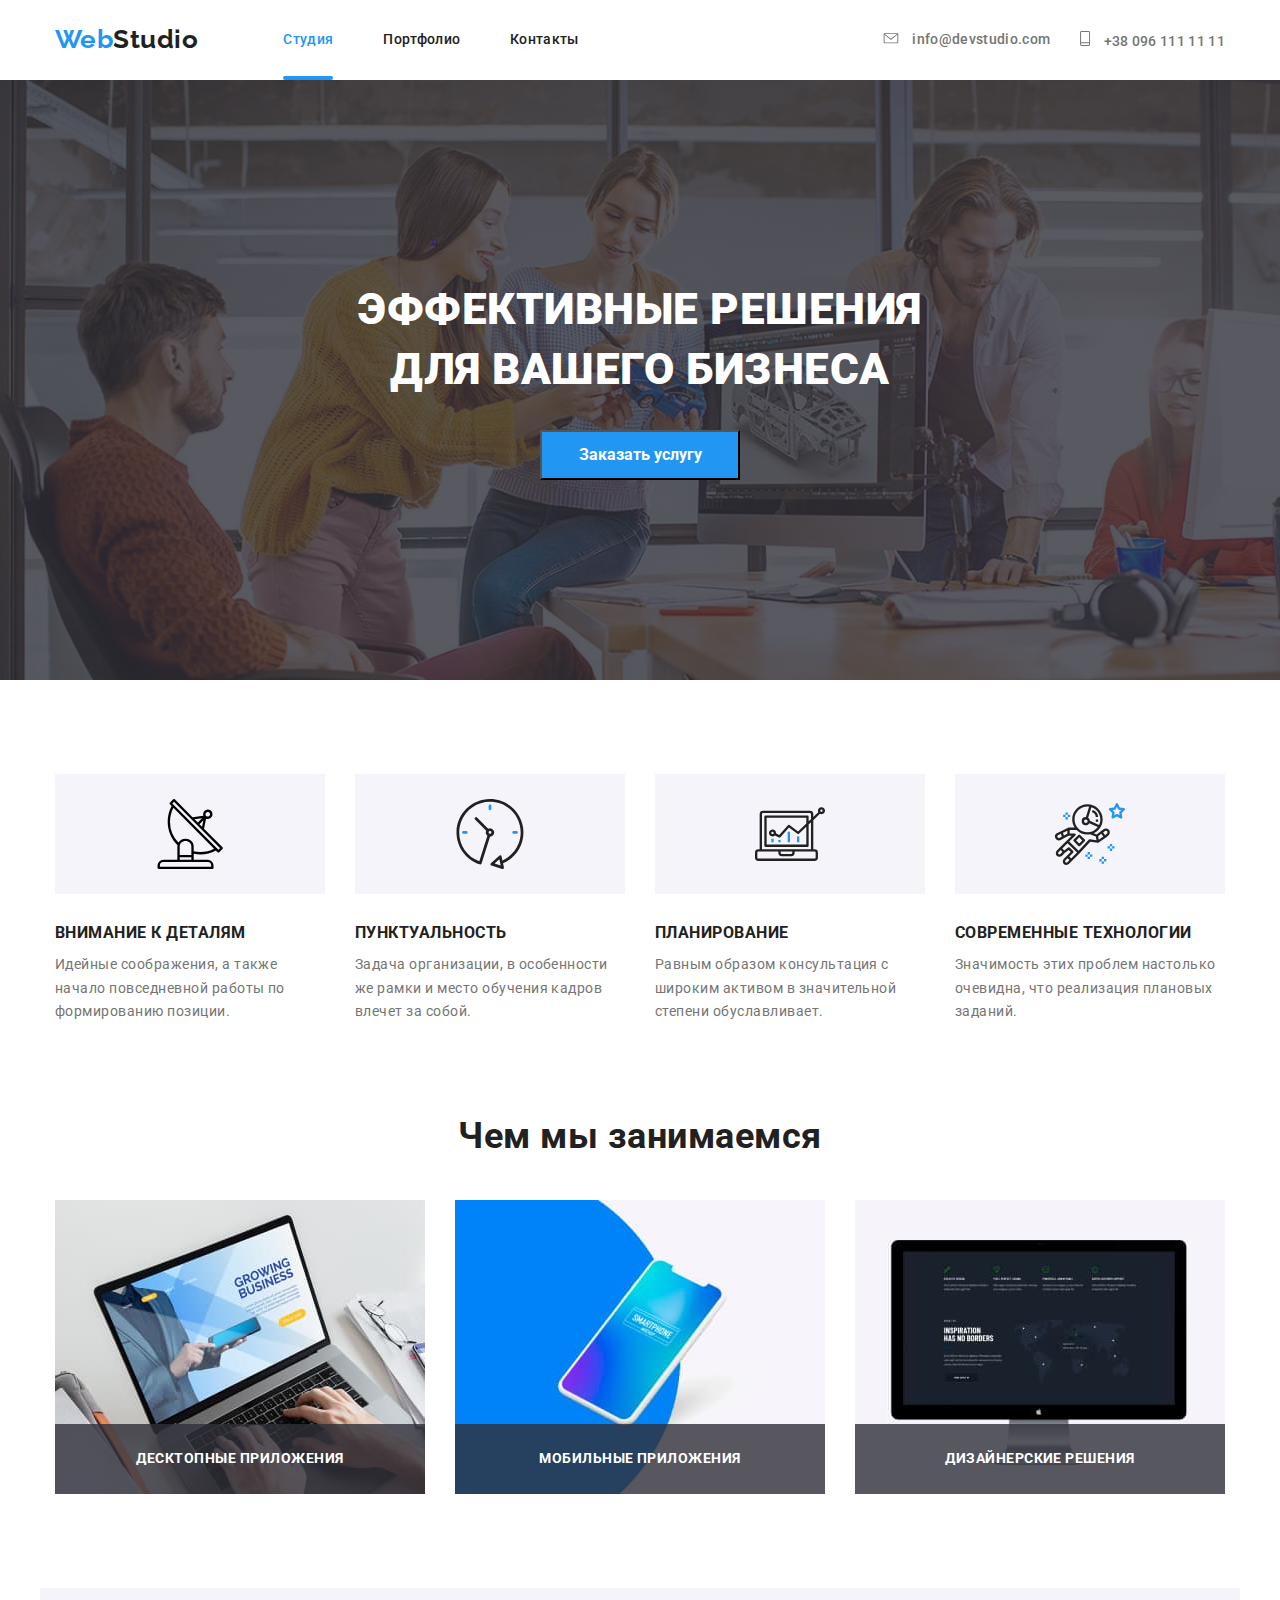
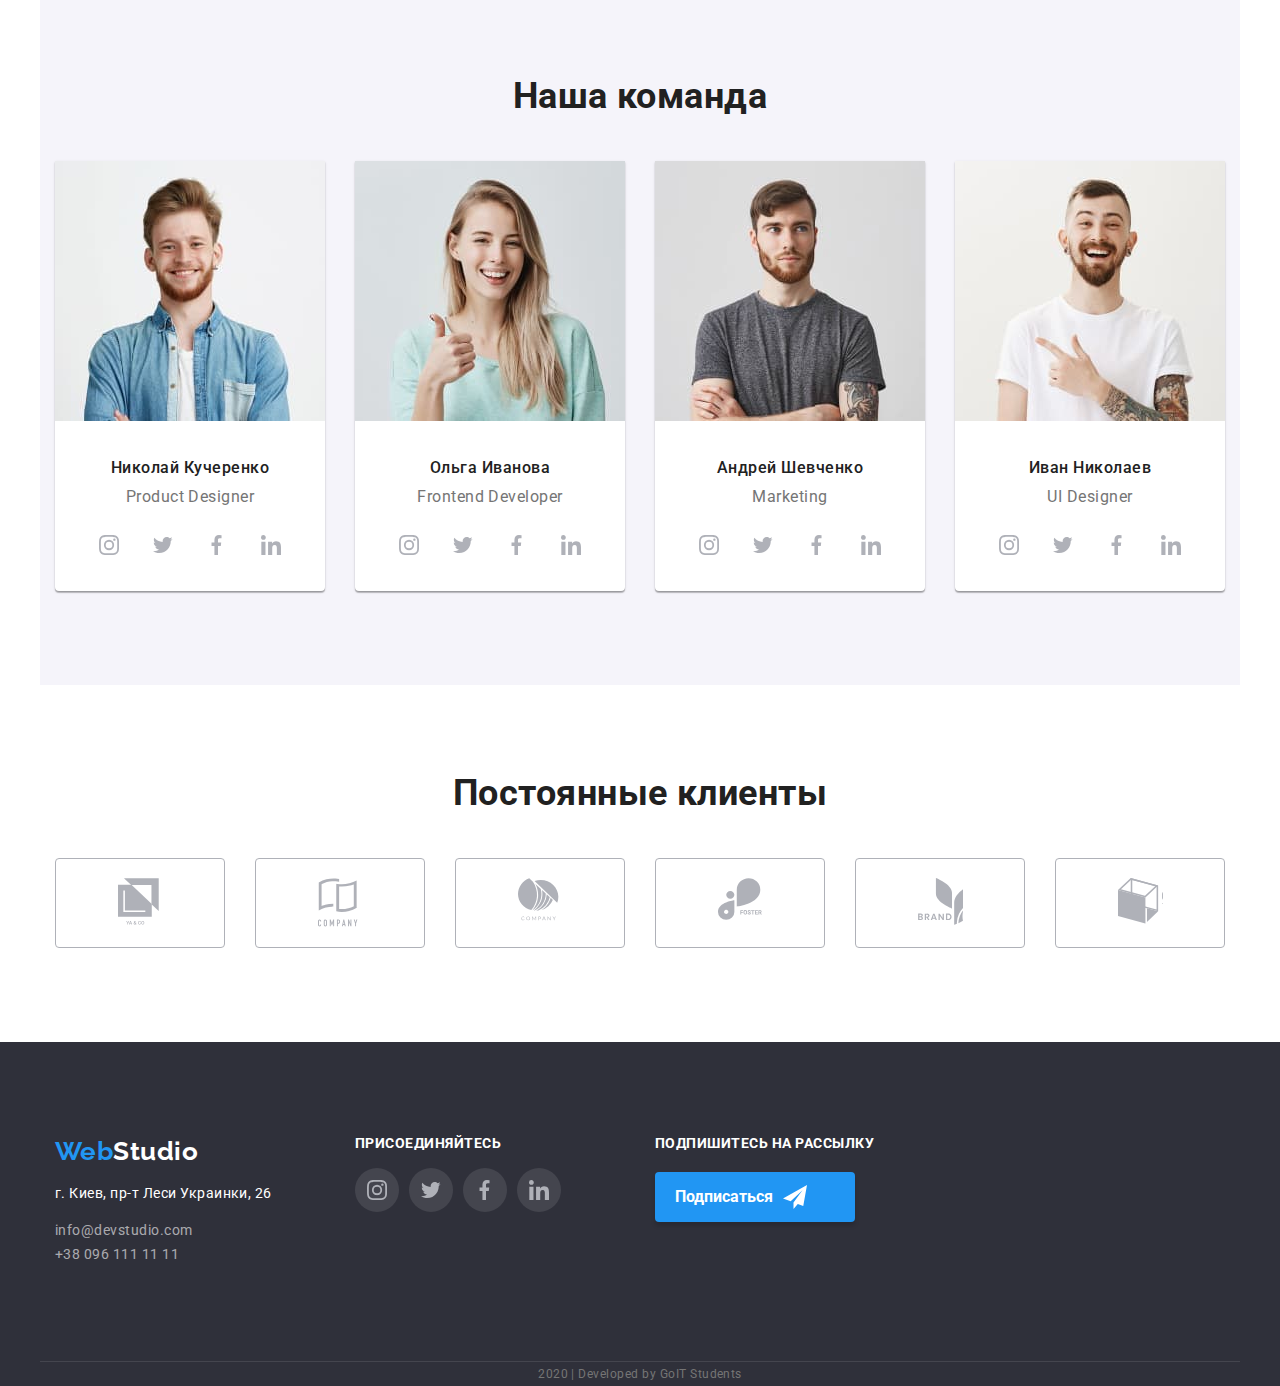
<file: index.html>
<!DOCTYPE html>
<html lang="ru">

<head>
  <meta charset="UTF-8" />
  <meta name="viewport" content="width=device-width, initial-scale=1.0" />
  <title>Document</title>
  <link href="https://fonts.googleapis.com/css2?family=Raleway:wght@700&family=Roboto:wght@400;700;900&display=swap"
    rel="stylesheet" />
  <link rel="stylesheet" href="./CSS/normalize.css" />
  <link rel="stylesheet" href="./CSS/main.css" />
</head>

<body>
  <header>
    <div class="container">
      <a href="index.html" class="logo text-style-bold"><span class="logo-first"> Web</span>Studio</a>

      <nav>
        <ul class="site-nav list">
          <li class="item">
            <a href="index.html" class="main-menu link current-page">Студия</a>
          </li>
          <li class="item">
            <a href="portfolio.html" class="main-menu link">Портфолио</a>
          </li>
          <li class="item">
            <a href="#" class="main-menu link">Контакты</a>
          </li>
        </ul>
      </nav>
      <ul class="head-contact list">
        <li class="item">
          <a href="mailto:info@devstudio.com" class="contacts-header link">
            <svg class="mail-icon">
              <use href="./img/symbol-defs.svg#icon-mail-logo"></use>
            </svg>
            info@devstudio.com </a>
        </li>
        <li class="item">
          <a href="tel:+380961111111" class="contacts-header link">
            <svg class="phone-icon">
              <use href="./img/symbol-defs.svg#icon-logo-phone"></use>
            </svg>
            +38 096 111 11 11</a>
        </li>
      </ul>
    </div>
  </header>

  <main>
    <!-- main banner -->
    <section class="hero-section">
      <h1 class="hero">
        ЭФФЕКТИВНЫЕ РЕШЕНИЯ <br />
        ДЛЯ ВАШЕГО БИЗНЕСА
      </h1>
      <button class="button-primary text-style-bold">Заказать услугу</button>
    </section>

    <!-- list of advantages -->
    <div class="container container-adv">
      <section>
        <ul class="list advantages">
          <li class="item">
            <div class="background-icon">
              <svg>
                <use href="./img/symbol-defs.svg#icon-antenna1"></use>
              </svg>
            </div>
            <h3 class="qualities-title text-style-bold">
              Внимание к деталям
            </h3>
            <p class="qualities-discr">
              Идейные соображения, а также начало повседневной работы по
              формированию позиции.
            </p>
          </li>
          <li class="item">
            <div class="background-icon">
              <svg>
                <use href="./img/symbol-defs.svg#icon-clock1"></use>
              </svg>
            </div>
            <h3 class="qualities-title text-style-bold">Пунктуальность</h3>
            <p class="qualities-discr">
              Задача организации, в особенности же рамки и место обучения
              кадров влечет за собой.
            </p>
          </li>
          <li class="item">
            <div class="background-icon">
              <svg>
                <use href="./img/symbol-defs.svg#icon-diagram1"></use>
              </svg>
            </div>
            <h3 class="qualities-title text-style-bold">Планирование</h3>
            <p class="qualities-discr">
              Равным образом консультация с широким активом в значительной
              степени обуславливает.
            </p>
          </li>
          <li class="item">
            <div class="background-icon">
              <svg>
                <use href="./img/symbol-defs.svg#icon-astronaut1"></use>
              </svg>
            </div>
            <h3 class="qualities-title text-style-bold">
              Современные технологии
            </h3>
            <p class="qualities-discr">
              Значимость этих проблем настолько очевидна, что реализация
              плановых заданий.
            </p>
          </li>
        </ul>
      </section>
    </div>

    <div class="container">
      <section>
        <h2 class="section-title text-style-bold">Чем мы занимаемся</h2>
        <ul class="list specializing">
          <li class="item">
            <figure class="activity">
              <img src="./img/macbook.jpg" alt="ноутбук" />
              <figcaption class="activity-list text-style-bold">
                Десктопные приложения
              </figcaption>
            </figure>
          </li>
          <li class="item">
            <figure class="activity">
              <img src="./img/phone.jpg" alt="мобильный телефон" />
              <figcaption class="activity-list text-style-bold">
                Мобильные приложения
              </figcaption>
            </figure>
          </li>
          <li class="item">
            <figure class="activity">
              <img src="./img/mac.jpg" alt="моноблок mac" />
              <figcaption class="activity-list text-style-bold">
                Дизайнерские решения
              </figcaption>
            </figure>
          </li>
        </ul>
      </section>
    </div>

    <div class="container section-command">
      <section>
        <h2 class="section-title">Наша команда</h2>
        <ul class="list employees">
          <li class="item">
            <img src="./img/JohnSmith.jpg" alt="фото Джона Смит" />
            <h3 class="team-name">Николай Кучеренко</h3>
            <p class="empl-specialty">Product Designer</p>
            <ul class="list social-networks">
              <li class="item">
                <button class="but-social-net">
                  <svg class="soc-icon">
                    <use href="./img/symbol-defs.svg#icon-instagram"></use>
                  </svg>
                </button>
              </li>
              <li class="item">
                <button class="but-social-net">
                  <svg class="soc-icon">
                    <use href="./img/symbol-defs.svg#icon-twitter"></use>
                  </svg>
                </button>
              </li>
              <li class="item">
                <button class="but-social-net">
                  <svg class="soc-icon">
                    <use href="./img/symbol-defs.svg#icon-facebook"></use>
                  </svg>
                </button>
              </li>
              <li class="item">
                <button class="but-social-net">
                  <svg class="soc-icon">
                    <use href="./img/symbol-defs.svg#icon-linkedin"></use>
                  </svg>
                </button>
              </li>
            </ul>
          </li>
          <li class="item">
            <img src="./img/MartaStewart.jpg" alt="фото Марты Стьарт" />
            <h3 class="team-name">Ольга Иванова</h3>
            <p class="empl-specialty">Frontend Developer</p>
            <ul class="list social-networks">
              <li class="item">
                <button class="but-social-net">
                  <svg class="soc-icon">
                    <use href="./img/symbol-defs.svg#icon-instagram"></use>
                  </svg>
                </button>
              </li>
              <li class="item">
                <button class="but-social-net">
                  <svg class="soc-icon">
                    <use href="./img/symbol-defs.svg#icon-twitter"></use>
                  </svg>
                </button>
              </li>
              <li class="item">
                <button class="but-social-net">
                  <svg class="soc-icon">
                    <use href="./img/symbol-defs.svg#icon-facebook"></use>
                  </svg>
                </button>
              </li>
              <li class="item">
                <button class="but-social-net">
                  <svg class="soc-icon">
                    <use href="./img/symbol-defs.svg#icon-linkedin"></use>
                  </svg>
                </button>
              </li>
            </ul>
          </li>
          <li class="item">
            <img src="./img/RobertJakis.jpg" alt="фото Роберта Джакис" />
            <h3 class="team-name">Андрей Шевченко</h3>
            <p class="empl-specialty">Marketing</p>
            <ul class="list social-networks">
              <li class="item">
                <button class="but-social-net">
                  <svg class="soc-icon">
                    <use href="./img/symbol-defs.svg#icon-instagram"></use>
                  </svg>
                </button>
              </li>
              <li class="item">
                <button class="but-social-net">
                  <svg class="soc-icon">
                    <use href="./img/symbol-defs.svg#icon-twitter"></use>
                  </svg>
                </button>
              </li>
              <li class="item">
                <button class="but-social-net">
                  <svg class="soc-icon">
                    <use href="./img/symbol-defs.svg#icon-facebook"></use>
                  </svg>
                </button>
              </li>
              <li class="item">
                <button class="but-social-net">
                  <svg class="soc-icon">
                    <use href="./img/symbol-defs.svg#icon-linkedin"></use>
                  </svg>
                </button>
              </li>
            </ul>
          </li>
          <li class="item">
            <img src="./img/MartinDoe.jpg" alt="фото Мартина Дои" />
            <h3 class="team-name">Иван Николаев</h3>
            <p class="empl-specialty">UI Designer</p>
            <ul class="list social-networks">
              <li class="item">
                <button class="but-social-net">
                  <svg class="soc-icon">
                    <use href="./img/symbol-defs.svg#icon-instagram"></use>
                  </svg>
                </button>
              </li>
              <li class="item">
                <button class="but-social-net">
                  <svg class="soc-icon">
                    <use href="./img/symbol-defs.svg#icon-twitter"></use>
                  </svg>
                </button>
              </li>
              <li class="item">
                <button class="but-social-net">
                  <svg class="soc-icon">
                    <use href="./img/symbol-defs.svg#icon-facebook"></use>
                  </svg>
                </button>
              </li>
              <li class="item">
                <button class="but-social-net">
                  <svg class="soc-icon">
                    <use href="./img/symbol-defs.svg#icon-linkedin"></use>
                  </svg>
                </button>
              </li>
            </ul>
          </li>
        </ul>
      </section>
    </div>
    <section>
      <div class="container">
        <h2 class="section-title">Постоянные клиенты</h2>
        <ul class="list clients">
          <li class="item">
            <a class="client-logo-link" href="#">
              <svg class="clients-logo">
                <use href="./img/symbol-defs.svg#icon-logo-company1"></use>
              </svg>
            </a>
          </li>
          <li class="item">
            <a class="client-logo-link" href="#">
              <svg class="clients-logo">
                <use href="./img/symbol-defs.svg#icon-logo-company2"></use>
              </svg>
            </a>
          </li>
          <li class="item">
            <a class="client-logo-link" href="#">
              <svg class="clients-logo">
                <use href="./img/symbol-defs.svg#icon-logo-company3"></use>
              </svg>
            </a>
          </li>
          <li class="item">
            <a class="client-logo-link" href="#">
              <svg class="clients-logo">
                <use href="./img/symbol-defs.svg#icon-logo-company4"></use>
              </svg>
            </a>
          </li>
          <li class="item">
            <a class="client-logo-link" href="#">
              <svg class="clients-logo">
                <use href="./img/symbol-defs.svg#icon-logo-company5"></use>
              </svg>
            </a>
          </li>
          <li class="item">
            <a class="client-logo-link" href="#">
              <svg class="clients-logo">
                <use href="./img/symbol-defs.svg#icon-logo-company6"></use>
              </svg>
            </a>
          </li>
        </ul>
      </div>
    </section>
  </main>

  <footer>
    <div class="container">
      <div class="for-align">
        <a href="index.html" class="logo-footer text-style-bold"><span class="logo-first"> Web</span>Studio</a>
        <address>
          <p class="adress">г. Киев, пр-т Леси Украинки, 26</p>
          <a href=" mailto:info@devstudio.com" class="link footer-link">
            info@devstudio.com
          </a>
          <a href="tel:+380961111111" class="link footer-link">+38 096 111 11 11</a>
        </address>
      </div>

      <div class="for-align">
        <h4 class="footer-title">присоединяйтесь</h4>
        <ul class="list social-networks footer-social-networks">
          <li class="item">
            <button class="but-social-net">
              <svg class="soc-icon">
                <use href="./img/symbol-defs.svg#icon-instagram"></use>
              </svg>
            </button>
          </li>
          <li class="item">
            <button class="but-social-net">
              <svg class="soc-icon">
                <use href="./img/symbol-defs.svg#icon-twitter"></use>
              </svg>
            </button>
          </li>
          <li class="item">
            <button class="but-social-net">
              <svg class="soc-icon">
                <use href="./img/symbol-defs.svg#icon-facebook"></use>
              </svg>
            </button>
          </li>
          <li class="item">
            <button class="but-social-net">
              <svg class="soc-icon">
                <use href="./img/symbol-defs.svg#icon-linkedin"></use>
              </svg>
            </button>
          </li>
        </ul>
      </div>
      <div class="for-align">
        <h4 class="footer-title">Подпишитесь на рассылку</h4>

        <button class="subscribe-btn text-style-bold">Подписаться
          <svg class="send-icon">
            <use href="./img/symbol-defs.svg#send-icon"></use>
          </svg>
        </button>

      </div>
    </div>
    <p class="copyright">
      2020 | Developed by GoIT Students
    </p>
  </footer>
</body>

</html>
</file>
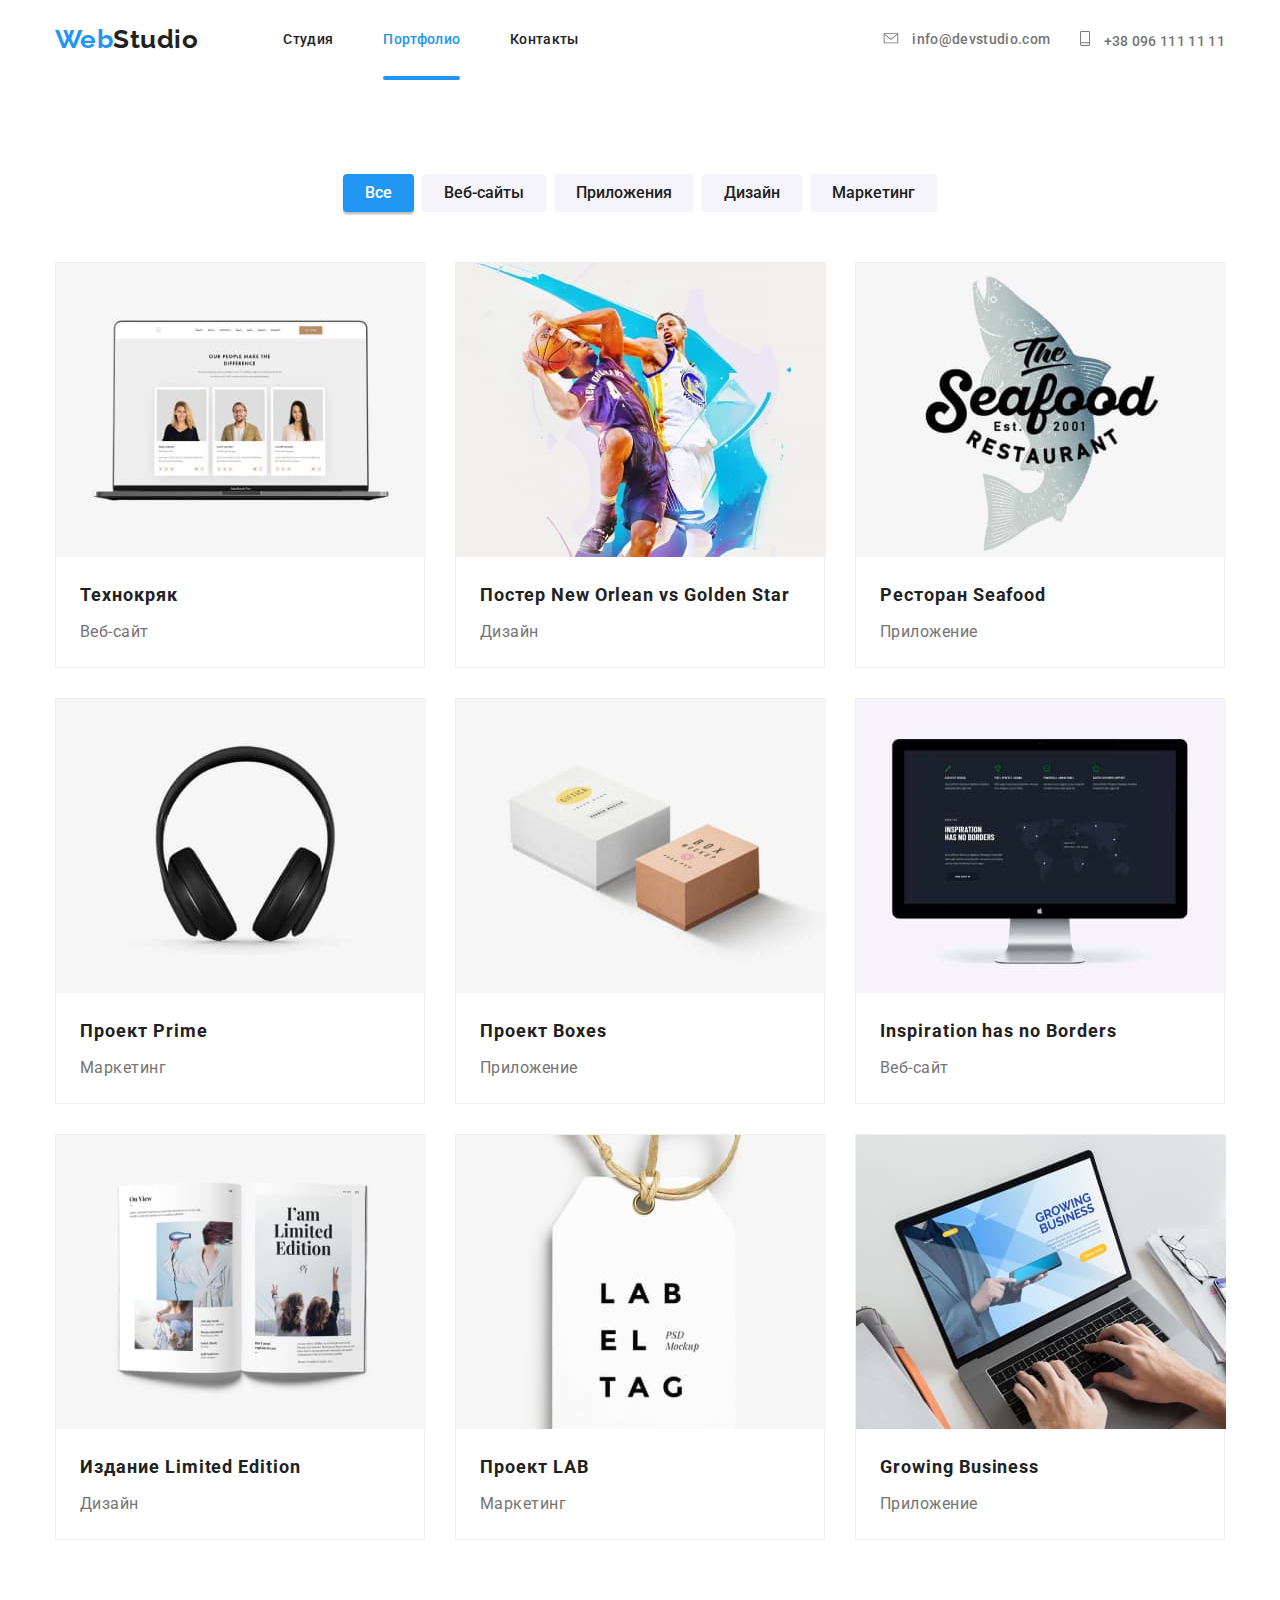
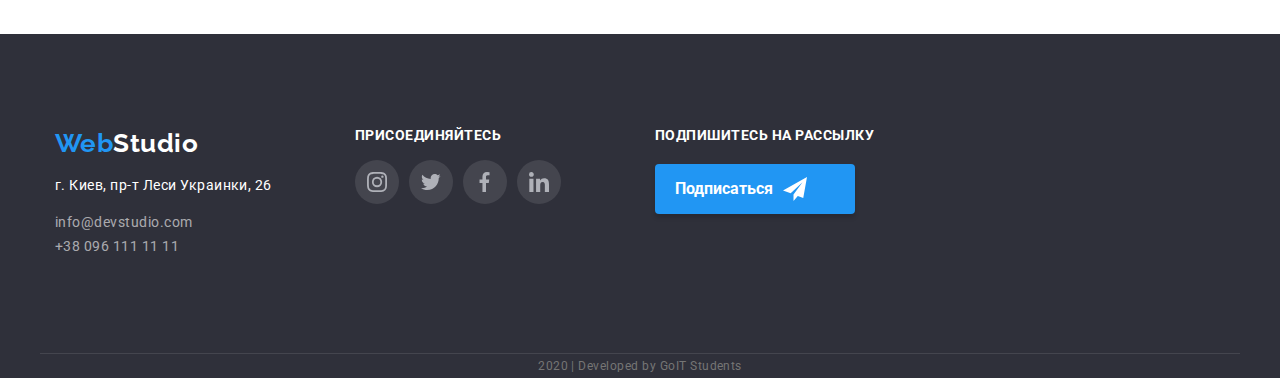
<file: portfolio.html>
<!DOCTYPE html>
<html lang="ru">

<head>
    <meta charset="UTF-8" />
    <meta name="viewport" content="width=device-width, initial-scale=1.0" />
    <title>Document</title>
    <link href="https://fonts.googleapis.com/css2?family=Raleway:wght@700&family=Roboto:wght@400;700;900&display=swap"
        rel="stylesheet">
    <link rel="stylesheet" href="./CSS/normalize.css">
    <link rel="stylesheet" href="./CSS/main.css" />
</head>

<body>
    <header>
        <div class="container">
            <a href="index.html" class="logo text-style-bold"><span class="logo-first"> Web</span>Studio</a>

            <nav>
                <ul class="site-nav list">
                    <li class="item">
                        <a href="index.html" class="main-menu link ">Студия</a>
                    </li>
                    <li class="item">
                        <a href="portfolio.html" class="main-menu link current-page">Портфолио</a>
                    </li>
                    <li class="item">
                        <a href="#" class="main-menu link">Контакты</a>
                    </li>
                </ul>
            </nav>
            <ul class="head-contact list">
                <li class="item">
                    <a href="mailto:info@devstudio.com" class="contacts-header link">
                        <svg class="mail-icon">
                            <use href="./img/symbol-defs.svg#icon-mail-logo"></use>
                        </svg>
                        info@devstudio.com </a>
                </li>
                <li class="item">
                    <a href="tel:+380961111111" class="contacts-header link">
                        <svg class="phone-icon">
                            <use href="./img/symbol-defs.svg#icon-logo-phone"></use>
                        </svg>
                        +38 096 111 11 11</a>
                </li>
            </ul>
        </div>
    </header>
    <main>
        <div class="container  container-filter">
            <ul class="list filter-list">
                <li class="item"> <button class="filter link-filter curent-filter"> Все </button> </li>
                <li class="item"> <button class="filter link-filter"> Веб-сайты </button> </li>
                <li class="item"> <button class="filter link-filter"> Приложения </button> </li>
                <li class="item"> <button class="filter link-filter"> Дизайн </button></li>
                <li class="item"> <button class="filter link-filter"> Маркетинг </button> </li>
            </ul>
        </div>
        <div class="container container-portfolio ">
            <section>
                <ul class="list portfolio-list">
                    <li class="item"><a href="#" class="portfolio-link-card">
                            <div class="overlay-portfolio">
                                <img src="./img/technokryak.jpg" alt="ноутбук">
                                <p class="portfolio-description">Технокряк это современная площадка распространения
                                    коронавируса.
                                    Компании используют эту платформу для
                                    цифрового шпионажа и атак на защищённые сервера конкурентов
                                </p>
                            </div>
                            <h2 class="portfolio-title text-style-bold">Технокряк</h2>
                            <p class="category-portfolio">Веб-сайт</p>

                        </a>
                    </li>

                    <li class="item"><a href="#" class="portfolio-link-card">
                            <div class="overlay-portfolio">
                                <img src="./img/poster-new-orlean.jpg" alt="баскетболл">
                                <p class="portfolio-description">Технокряк это современная площадка распространения
                                    коронавируса.
                                    Компании используют эту платформу для
                                    цифрового шпионажа и атак на защищённые сервера конкурентов
                                </p>
                            </div>
                            <h2 class="portfolio-title text-style-bold">Постер New Orlean vs Golden Star</h2>
                            <p class="category-portfolio">Дизайн</p>
                        </a>
                    </li>

                    <li class="item"><a href="#" class="portfolio-link-card">
                            <div class="overlay-portfolio">

                                <img src="./img/seafood.jpg" alt="логотоп ресторана">
                                <p class="portfolio-description">Технокряк это современная площадка распространения
                                    коронавируса.
                                    Компании используют эту платформу для
                                    цифрового шпионажа и атак на защищённые сервера конкурентов
                                </p>
                            </div>

                            <h2 class="portfolio-title text-style-bold">Ресторан Seafood </h2>
                            <p class="category-portfolio">Приложение</p>
                        </a>
                    </li>

                    <li class="item"><a href="#" class="portfolio-link-card">
                            <div class="overlay-portfolio">

                                <img src="./img/project-prime.jpg" alt="наушники">
                                <p class="portfolio-description">Технокряк это современная площадка распространения
                                    коронавируса.
                                    Компании используют эту платформу для
                                    цифрового шпионажа и атак на защищённые сервера конкурентов
                                </p>
                            </div>

                            <h2 class="portfolio-title text-style-bold">Проект Prime </h2>
                            <p class="category-portfolio">Маркетинг</p>
                        </a>
                    </li>

                    <li class="item"><a href="#" class="portfolio-link-card">
                            <div class="overlay-portfolio">

                                <img src="./img/poject-boxes.jpg" alt="коробки">
                                <p class="portfolio-description">Технокряк это современная площадка распространения
                                    коронавируса.
                                    Компании используют эту платформу для
                                    цифрового шпионажа и атак на защищённые сервера конкурентов
                                </p>
                            </div>

                            <h2 class="portfolio-title text-style-bold">Проект Boxes </h2>
                            <p class="category-portfolio">Приложение</p>
                        </a>
                    </li>

                    <li class="item"><a href="#" class="portfolio-link-card">
                            <div class="overlay-portfolio">
                                <img src="./img/mac.jpg" alt="монитор">

                                <p class="portfolio-description">Технокряк это современная площадка распространения
                                    коронавируса.
                                    Компании используют эту платформу для
                                    цифрового шпионажа и атак на защищённые сервера конкурентов
                                </p>
                            </div>
                            <h2 class="portfolio-title text-style-bold">Inspiration has no Borders </h2>
                            <p class="category-portfolio">Веб-сайт</p>
                        </a>
                    </li>

                    <li class="item"><a href="#" class="portfolio-link-card">
                            <div class="overlay-portfolio">
                                <img src="./img/limited-edition.jpg" alt="книга">
                                <p class="portfolio-description">Технокряк это современная площадка распространения
                                    коронавируса.
                                    Компании используют эту платформу для
                                    цифрового шпионажа и атак на защищённые сервера конкурентов
                                </p>
                            </div>
                            <h2 class="portfolio-title text-style-bold">Издание Limited Edition </h2>
                            <p class="category-portfolio">Дизайн</p>
                        </a>
                    </li>

                    <li class="item"><a href="#" class="portfolio-link-card">
                            <div class="overlay-portfolio">
                                <img src="./img/project-lab.jpg" alt="бирка">
                                <p class="portfolio-description">Технокряк это современная площадка распространения
                                    коронавируса.
                                    Компании используют эту платформу для
                                    цифрового шпионажа и атак на защищённые сервера конкурентов
                                </p>
                            </div>

                            <h2 class="portfolio-title text-style-bold">Проект LAB </h2>
                            <p class="category-portfolio">Маркетинг</p>
                        </a>
                    </li>

                    <li class="item"><a href="#" class="portfolio-link-card">
                            <div class="overlay-portfolio">
                                <img src="./img/macbook.jpg" alt="ноутбук">
                                <p class="portfolio-description">Технокряк это современная площадка распространения
                                    коронавируса.
                                    Компании используют эту платформу для
                                    цифрового шпионажа и атак на защищённые сервера конкурентов
                                </p>
                            </div>
                            <h2 class="portfolio-title text-style-bold">Growing Business </h2>
                            <p class="category-portfolio">Приложение</p>
                        </a>
                    </li>

                </ul>
            </section>
        </div>
    </main>

    <footer>
        <div class="container">
            <div class="for-align">
                <a href="index.html" class="logo-footer text-style-bold"><span class="logo-first"> Web</span>Studio</a>
                <address>
                    <p class="adress">г. Киев, пр-т Леси Украинки, 26</p>
                    <a href=" mailto:info@devstudio.com" class="link footer-link">
                        info@devstudio.com
                    </a>
                    <a href="tel:+380961111111" class="link footer-link">+38 096 111 11 11</a>
                </address>
            </div>

            <div class="for-align">
                <h4 class="footer-title">присоединяйтесь</h4>
                <ul class="list social-networks footer-social-networks">
                    <li class="item">
                        <button class="but-social-net">
                            <svg class="soc-icon">
                                <use href="./img/symbol-defs.svg#icon-instagram"></use>
                            </svg>
                        </button>
                    </li>
                    <li class="item">
                        <button class="but-social-net">
                            <svg class="soc-icon">
                                <use href="./img/symbol-defs.svg#icon-twitter"></use>
                            </svg>
                        </button>
                    </li>
                    <li class="item">
                        <button class="but-social-net">
                            <svg class="soc-icon">
                                <use href="./img/symbol-defs.svg#icon-facebook"></use>
                            </svg>
                        </button>
                    </li>
                    <li class="item">
                        <button class="but-social-net">
                            <svg class="soc-icon">
                                <use href="./img/symbol-defs.svg#icon-linkedin"></use>
                            </svg>
                        </button>
                    </li>
                </ul>
            </div>
            <div class="for-align">
                <h4 class="footer-title">Подпишитесь на рассылку</h4>
                <button class="subscribe-btn text-style-bold">Подписаться
                    <svg class="send-icon">
                        <use href="./img/symbol-defs.svg#send-icon"></use>
                    </svg>
                </button>
            </div>
        </div>

        <p class="copyright">
            2020 | Developed by GoIT Students
        </p>
    </footer>
</body>

</html>
</file>
<file: CSS/main.css>
:root {
  --primary-text-color: #757575;
  --title-text-color: #212121;
  --accent-color: #2196f3;
  --primary-background-color: #ffffff;
  --button-text: #ffffff;
  --white-text: #ffffff;
}

html {
  box-sizing: border-box;
}

*,
*::before,
*::after {
  box-sizing: inherit;
}

body {
  background-color: var(--primary-background-color);
  color: var(--primary-text-color);
  font-family: Roboto, sans-serif;
  font-size: 14px;
  line-height: 1.71;
  letter-spacing: 0.03rem;
}

a {
  text-decoration: none;
}

footer {
  background-color: #2f303a;
}

figure {
  margin: 0;
  padding: 0;
}

.list {
  list-style: none;
  padding: 0;
  margin: 0;
}

.text-style-bold {
  font-weight: 700;
}

.container {
  width: 1200px;
  margin: 0 auto;
  padding: 94px 15px 94px 15px;
}

header>.container {
  display: flex;
  align-items: center;
  margin: 0 auto 0 auto;
  padding: 0 15px;
}

.site-nav {
  display: flex;
  margin-left: 85px;
}

.site-nav .item:not(:last-child) {
  margin-right: 50px;
}

/* contacts */
.head-contact {
  display: flex;
  margin-left: auto;
}


.head-contact .item+.item {
  margin-left: 30px;
}


.phone-icon {
  width: 10px;
  height: 15px;
  margin-right: 10px;
  fill: currentColor;
}

.mail-icon {
  width: 16px;
  height: 11px;
  margin-right: 10px;
  fill: currentColor;
}

.main-menu {
  display: block;
  padding: 32px 0 32px 0;

  font-weight: 500;
  font-size: 14px;
  line-height: 1.14;
  letter-spacing: 0.02rem;
  color: var(--title-text-color);

  transform: scale(1.0);
  transition: transform 250ms cubic-bezier(0.4, 0, 0.2, 1),
  color 250ms cubic-bezier(0.4, 0, 0.2, 1);

}

.main-menu:hover,
.main-menu:focus {
  transform: scale(1.1);
}

.current-page:hover,
.current-page:focus {
  transform: scale(1.0);
}

.current-page {
  position: relative;
  color: var(--accent-color);
}

.current-page::after {
  content: '';
  position: absolute;
  left: 0;
  bottom: 0;

  display: block;
  width: 100%;
  height: 4px;
  border: none;
  border-radius: 2px;
  background-color: var(--accent-color);
}



.logo {
  color: var(--title-text-color);
  font-family: Raleway, sans-serif;
  font-size: 26px;
  line-height: 1.2px;
}

.logo-first {
  color: #2196f3;
}

.link:hover,
.link:focus {
  color: var(--accent-color);
}

.contacts-header {
  display: block;
  font-weight: 500;
  font-size: 14px;
  line-height: 1.2;
  letter-spacing: 0.02rem;
  color: var(--primary-text-color);

  transform: scale(1.0);
  transition: transform 250ms cubic-bezier(0.4, 0, 0.2, 1),
              color 250ms cubic-bezier(0.4, 0, 0.2, 1);


}

.contacts-header:hover,
.contacts-header:focus {
  transform: scale(1.1);
}


.hero-section {

  margin: 0 auto;
  max-width: 1600px;
  height: 600px;
  text-align: center;
  background-image:
    linear-gradient(to right, rgba(47, 48, 58, 0.8), rgba(47, 48, 58, 0.8)),
    url(../img/hero-img.jpg);
}

.hero {
  display: inline-block;
  margin: 200px auto 30px 0px;
  padding: 0;
  font-weight: 900;
  font-size: 44px;
  line-height: 1.36;
  color: var(--white-text)
}

.button-primary {
  display: block;
  margin-left: auto;
  margin-right: auto;
  width: 200px;
  height: 50px;
  color: var(--button-text);
  background-color: var(--accent-color);
  font-size: 16px;
  line-height: 1.87;
}

.advantages {
  display: flex;
  justify-content: space-between;
  margin-left: auto;
  margin-right: auto;
}

.container-adv {
  padding-bottom: 0;
}

.background-icon {
  display: flex;
  width: 270px;
  height: 120px;
  background-color: #F5F4FA;
}

.background-icon>svg {
  max-width: 70px;
  max-height: 70px;
  margin: auto;
}


.qualities-title {
  margin-top: 30px;
  margin-bottom: 0;
  line-height: 1.14;
  text-transform: uppercase;
  color: var(--title-text-color);
}

.qualities-discr {
  display: flex;
  align-self: center;
  width: 270px;
  height: 75px;
  margin: 10px 0 0 0;
  width: 270px;
}

.section-title {
  margin: 0;
  padding-bottom: 50px;

  font-size: 36px;
  line-height: 0.8;
  text-align: center;
  color: var(--title-text-color);
}

.specializing {
  display: flex;
  justify-content: space-between;
  margin: 0;
}

.activity-list {
  display: flex;
  width: 370px;
  height: 70px;
  align-items: center;
  justify-content: center;

  position: absolute;
  bottom: 0;

  text-transform: uppercase;
  line-height: 1.14;
  text-align: center;
  color: var(--button-text);
  background-color: rgba(47, 48, 58, 0.8);
}

.activity {
  position: relative;
  max-height: 294px;

}

.section-command {
  background-color: #F5F4FA;
}

.employees {
  display: flex;
  justify-content: space-between;
}

.employees>.item {
  margin: 0;
  padding: 0;
  padding-bottom: 24px;
  background-color: var(--primary-background-color);

  box-shadow: 0px 2px 1px rgba(0, 0, 0, 0.2),
    0px 1px 1px rgba(0, 0, 0, 0.14),
    0px 1px 3px rgba(0, 0, 0, 0.12);
  border-radius: 0px 0px 4px 4px;
}


.employees .item:not(:last-child) {
  margin-right: 30px;
}

.team-name {
  margin: 30px auto 0 auto;
  text-align: center;
  font-weight: 500;
  font-size: 16px;
  line-height: 1.18;
  color: var(--title-text-color);
}

.empl-specialty {
  display: block;
  text-align: center;
  margin: 10px 0 0 0;
  font-size: 16px;
  line-height: 1.18;
}

.social-networks {
  display: flex;
  justify-content: center
}


.soc-icon {
  max-width: 20px;
  max-height: 20px;
}

.but-social-net {
  display: flex;
  align-items: center;
  justify-content: center;

  width: 44px;
  height: 44px;

  padding: 0;
  margin: 16px 0px 0 0;

  border: 0px;
  border-radius: 50%;
  background-color: var(--primary-background-color);
  fill: #afb1b8;

  transform: scale(1);
  transition: transform 250ms cubic-bezier(0.4, 0, 0.2, 1),
    background-color 250ms cubic-bezier(0.4, 0, 0.2, 1);


}

.but-social-net:hover,
.but-social-net:focus {

  transform: scale(1.1);
  cursor: pointer;


  background-color: var(--accent-color);
  fill: #f5f4fa
}


.social-networks>.item:not(:last-child) {
  margin-right: 10px;
}

.clients {
  display: flex;
  justify-content: center;
  align-items: center;
}



.clients>.item {


  width: 170px;
  height: 90px;


}

.clients .item+.item {
  margin-left: 30px;
}

.client-logo-link {
  display: flex;
  justify-content: center;
  align-items: center;
  width: 170px;
  height: 90px;
  border: 1px solid #afb1b8;
  border-radius: 4px;
  fill: #AFB1B8;

  transform: scale(1);
  transition: transform 250ms cubic-bezier(0.4, 0, 0.2, 1),
    fill 250ms cubic-bezier(0.4, 0, 0.2, 1),
    border-color 250ms cubic-bezier(0.4, 0, 0.2, 1);


}

.clients-logo {
  width: 45px;
  height: 50px;
}


.client-logo-link:hover,
.client-logo-link:focus {

  transform: scale(1.1);

  border-color: #2196F3;
  fill: #2196F3;
}

footer {
  margin: 0 auto;
}

.logo-footer {
  margin: 45px 147px 8px 0;

  color: var(--white-text);
  font-family: Raleway;
  font-size: 26px;
  line-height: 1.19;
}

.adress {
  font-style: normal;
  font-size: 14px;
  line-height: 1.7;
  color: var(--button-text);
  display: block;
}

footer>.container {
  display: flex;
}

.for-align {
  width: 300px;
  padding-top: 0px;
  padding-bottom: 0;
}

.footer-link {
  color: rgba(255, 255, 255, 0.6);
  font-style: normal;
}

.footer-title {
  display: block;
  text-align: left font-size: 14px;
  line-height: 1.14;
  letter-spacing: 0.03rem;
  text-transform: uppercase;
  color: var(--button-text);

  margin-bottom: 0;
  margin-top: 0;
}

footer address {
  display: flex;
  flex-direction: column;
}

.footer-social-networks>.item {
  margin-left: 0px;
  margin-right: auto;
  padding-left: 0;
}

footer .but-social-net {
  background-color: rgba(255, 255, 255, 0.1);

}

.subscribe-btn {
  display: flex;
  justify-content: center;
  align-items: center;

  width: 200px;
  height: 50px;
  margin-top: 20px;

  background-color: #2196F3;
  color: var(--button-text);

  box-shadow: 0px 4px 4px rgba(0, 0, 0, 0.15);
  border: none;
  border-radius: 4px;

  font-size: 16px;
  line-height: 1.87;

}

.send-icon {
  max-width: 24px;
  max-height: 24px;
  margin-left: 10px;
  margin-right: 28px;
}


.copyright {
  display: block;
  margin: 0 auto 0 auto;
  width: 1200px;
  border-top: 1px solid rgba(255, 255, 255, 0.1);
  text-align: center;

  font-size: 12px;
  line-height: 2;
  text-align: center;

}

/* portfolio  */

.container-filter {
  padding: 0;
  margin-top: 94px;
}

.filter-list {
  display: flex;
  justify-content: center;

}

.filter {
  padding: 6px 22px;
  font-weight: 500;
  font-size: 16px;
  line-height: 1.62;
  text-align: center;
  color: var(--title-text-color);
  background-color: #f5f4fa;
  border: none;
  border-radius: 4px;

  transition: background-color 250ms cubic-bezier(0.4, 0, 0.2, 1);

}


.filter-list>.item:not(:last-child) {
  margin-right: 8px;
}

.curent-filter,
.link-filter:hover,
.link-filter:focus {
  background-color: var(--accent-color);
  color: var(--button-text);
  box-shadow: 0px 2px 2px rgba(0, 0, 0, 0.12),
    0px 1px 2px rgba(0, 0, 0, 0.08),
    0px 3px 1px rgba(0, 0, 0, 0.1);
}

.container-portfolio {
  padding: 0 15px 0 15px;
  margin: 50px auto 94px auto;
}

.portfolio-title {
  display: block;
  margin: 0;
  padding: 20px 0 4px 24px;
  font-size: 18px;
  line-height: 2;
  letter-spacing: 0.06rem;
  color: var(--title-text-color);
}

.category-portfolio {
  margin: 0;
  padding-left: 24px;
  padding-bottom: 20px;
  font-size: 16px;
  line-height: 1.87;
  color: var(--primary-text-color);
}

.portfolio-description {
  position: absolute;
  top: 0;
  transform: translateY(100%);
  transition: transform 250ms cubic-bezier(0.4, 0, 0.2, 1);

  display: flex;
  width: 370px;
  height: 294px;
  padding: 63px 24px;
  margin: 0 auto;

  font-size: 18px;
  line-height: 1.56;
  color: var(--white-text);
  background-color: rgba(33, 150, 243, 0.9);

}

.overlay-portfolio {

  width: 370px;
  height: 294px;

  display: block;
  position: relative;
  overflow: hidden;

}

.portfolio-link-card:hover,
.portfolio-link-card:hover .portfolio-description {
  transform: translateY(0%);

}

.portfolio-link-card:focus,
.portfolio-link-card:focus .portfolio-description {
  transform: translateY(0%);

}

.portfolio-list {
  display: flex;
  flex-wrap: wrap;
}

.portfolio-list .item {
  width: calc((100% - 60px) / 3);
  margin-right: 30px;
  margin-bottom: 30px;
  border: 1px solid #EEEEEE;

}

.portfolio-list .item:nth-child(3n) {
  margin-right: 0px;
}

.portfolio-list .item:nth-last-child(-n + 3) {
  margin-bottom: 0px;
}

.portfolio-list>.item:hover,
.portfolio-list>.item:focus {
  box-shadow:
    1px 4px 6px rgba(0, 0, 0, 0.16),
    0px 4px 4px rgba(0, 0, 0, 0.06),
    0px 1px 1px rgba(0, 0, 0, 0.12);
}
</file>
